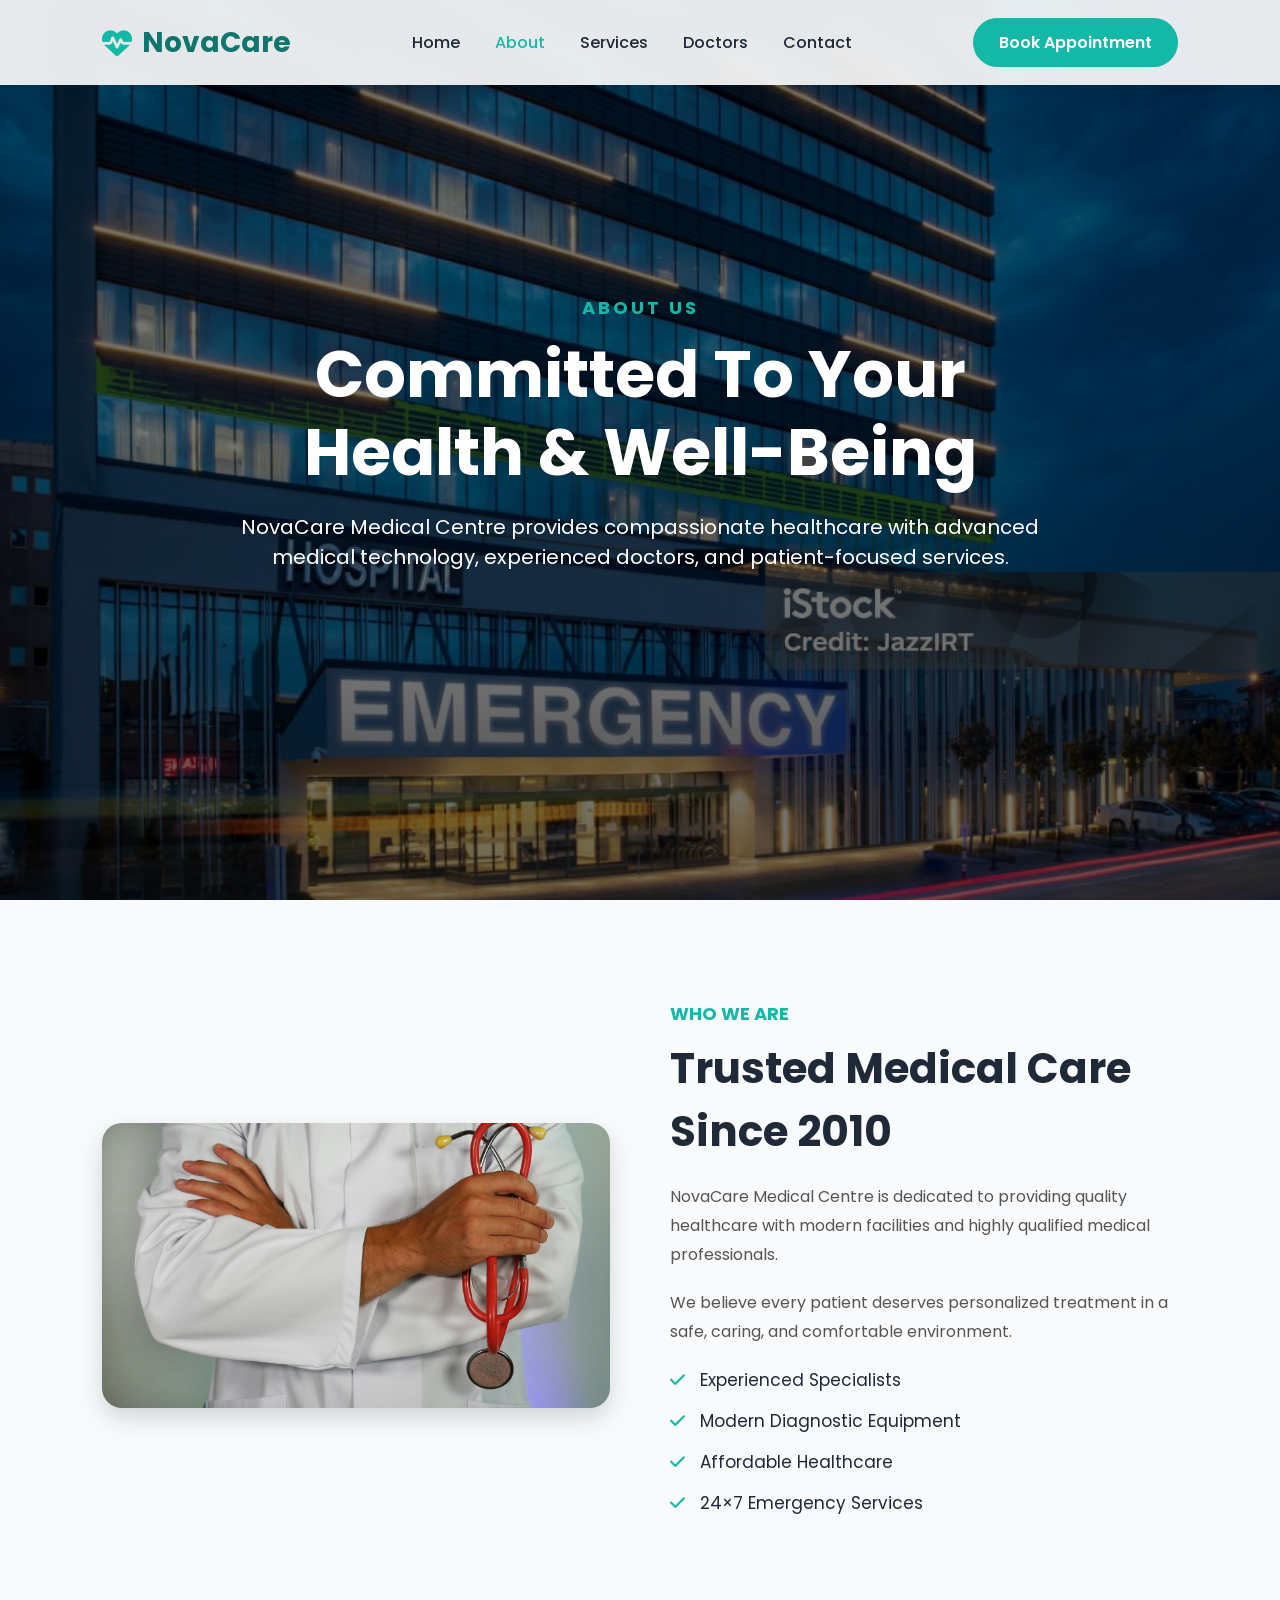
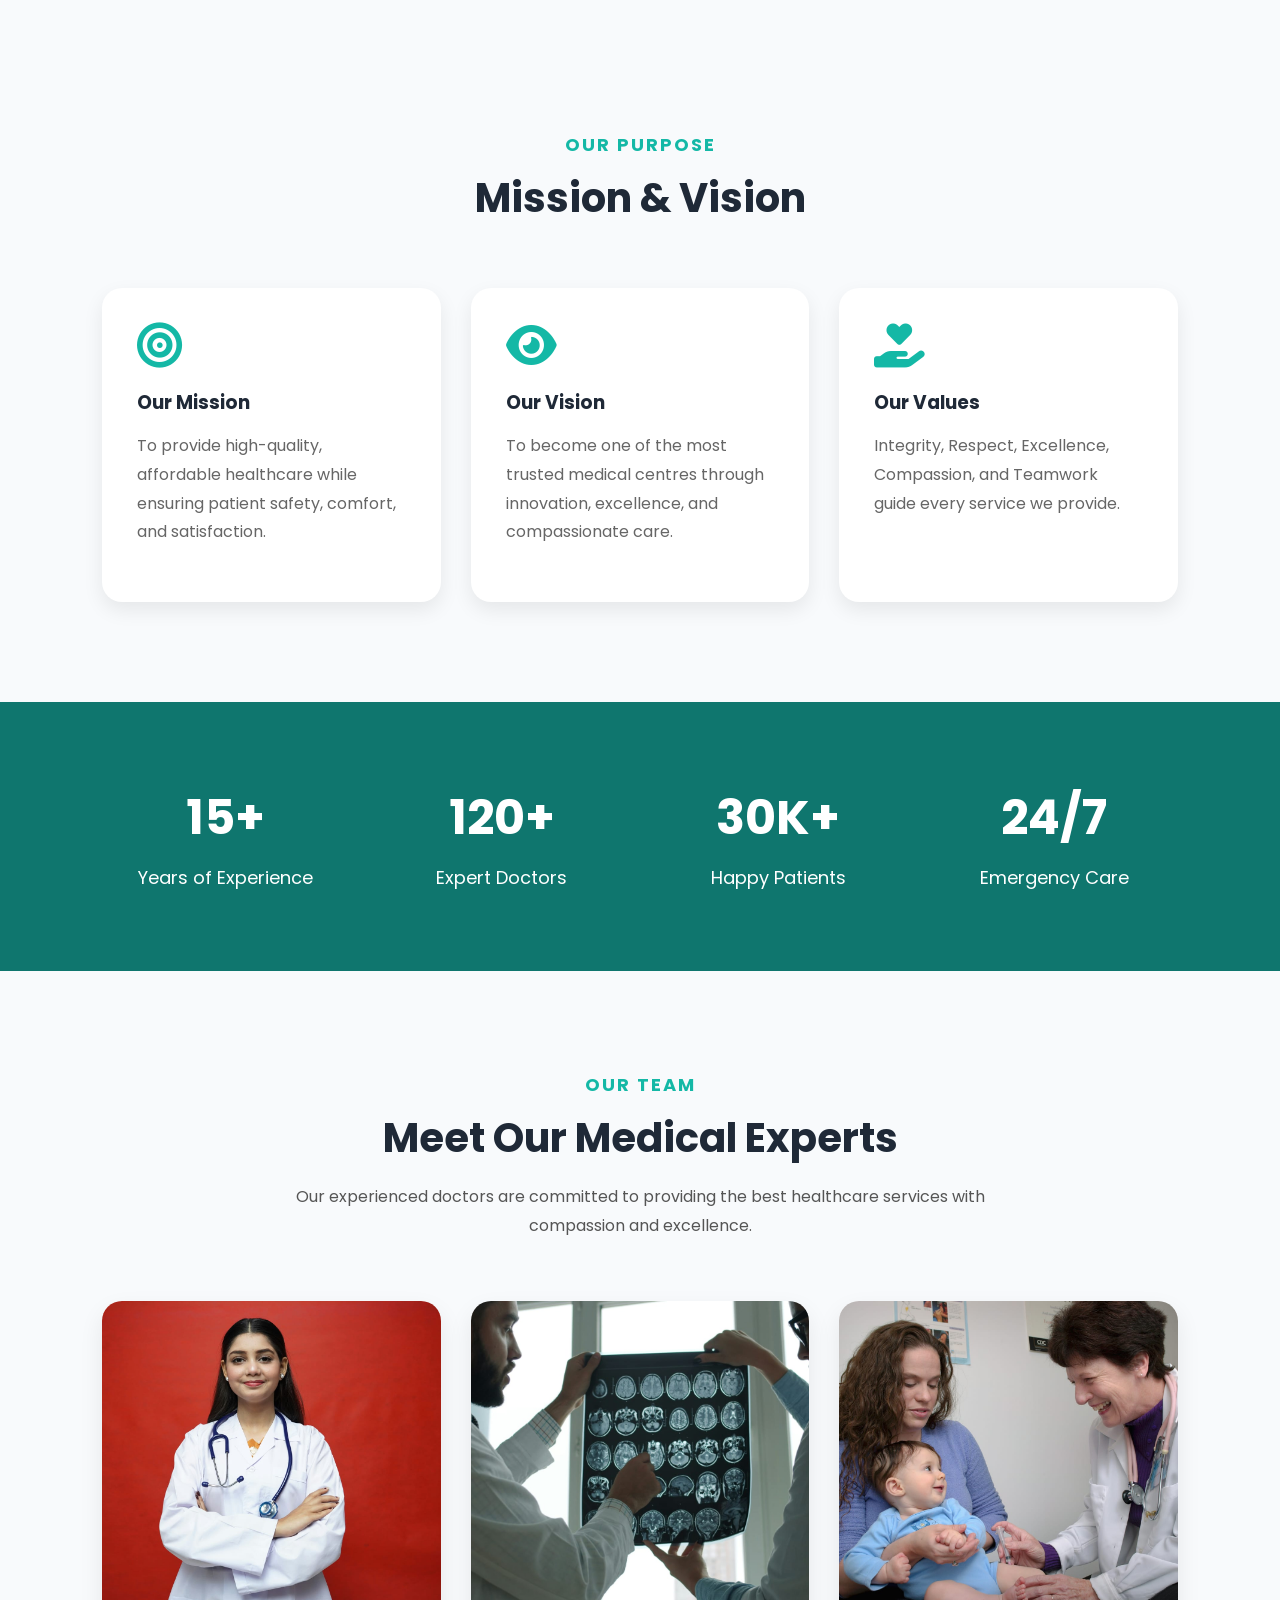
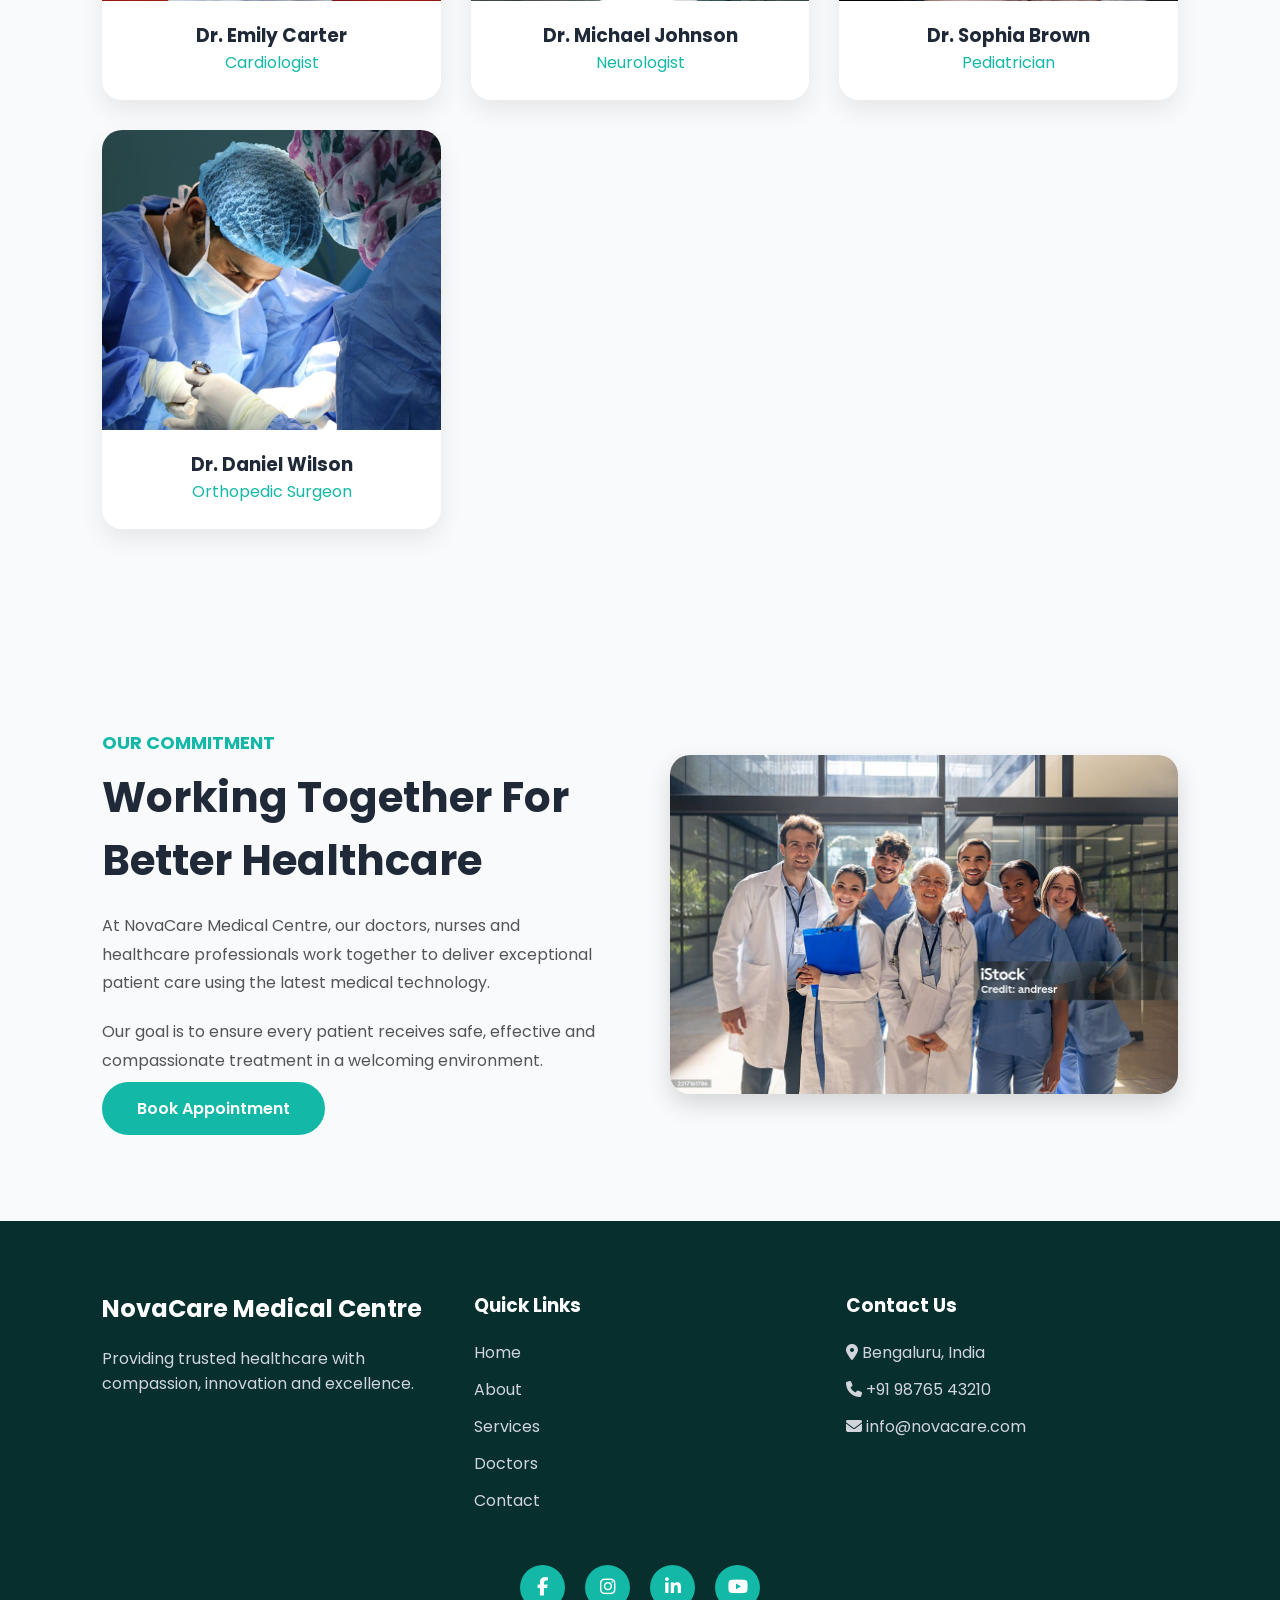
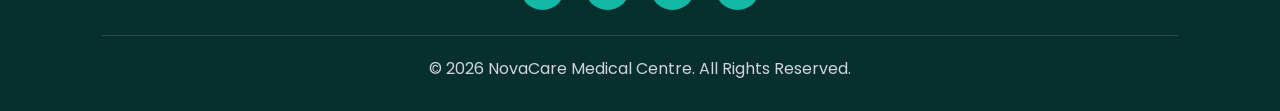
<file: about.html>
<!DOCTYPE html>
<html lang="en">

<head>

<meta charset="UTF-8">

<meta name="viewport" content="width=device-width, initial-scale=1.0">

<title>About | NovaCare Medical Centre</title>

<meta name="description" content="Learn more about NovaCare Medical Centre, our mission, vision, and experienced medical professionals.">

<link rel="stylesheet" href="style.css">

<link href="https://fonts.googleapis.com/css2?family=Poppins:wght@300;400;500;600;700;800&display=swap" rel="stylesheet">

<link rel="stylesheet"
href="https://cdnjs.cloudflare.com/ajax/libs/font-awesome/6.6.0/css/all.min.css">

</head>

<body>

<!-- ===== Navigation ===== -->

<header>

<nav class="navbar">

<a href="index.html" class="logo">

<i class="fa-solid fa-heart-pulse"></i>

<span>NovaCare</span>

</a>

<input type="checkbox" id="menu-toggle">

<label for="menu-toggle" class="menu-btn">

<span></span>

<span></span>

<span></span>

</label>

<ul class="nav-links">

<li><a href="index.html">Home</a></li>

<li><a class="active" href="about.html">About</a></li>

<li><a href="services.html">Services</a></li>

<li><a href="doctors.html">Doctors</a></li>

<li><a href="contact.html">Contact</a></li>

</ul>

<a href="contact.html" class="appointment-btn">

Book Appointment

</a>

</nav>

</header>

<!-- ===== Hero Section ===== -->

<section class="hero">

<div class="overlay"></div>

<div class="hero-content">

<h4>ABOUT US</h4>

<h1>Committed To Your Health & Well-Being</h1>

<p>

NovaCare Medical Centre provides compassionate healthcare with advanced medical technology, experienced doctors, and patient-focused services.

</p>

</div>

</section>

<!-- ===== About Section ===== -->

<section class="about-home">

<div class="about-image">

<img src="hospital.jpg" alt="NovaCare Medical Centre">

</div>

<div class="about-content">

<h5>WHO WE ARE</h5>

<h2>Trusted Medical Care Since 2010</h2>

<p>

NovaCare Medical Centre is dedicated to providing quality healthcare with modern facilities and highly qualified medical professionals.

</p>

<p>

We believe every patient deserves personalized treatment in a safe, caring, and comfortable environment.

</p>

<ul>

<li><i class="fa-solid fa-check"></i> Experienced Specialists</li>

<li><i class="fa-solid fa-check"></i> Modern Diagnostic Equipment</li>

<li><i class="fa-solid fa-check"></i> Affordable Healthcare</li>

<li><i class="fa-solid fa-check"></i> 24×7 Emergency Services</li>

</ul>

</div>

</section>

<!-- ===== Mission & Vision ===== -->

<section class="services">

<div class="section-title">

<h5>OUR PURPOSE</h5>

<h2>Mission & Vision</h2>

</div>

<div class="service-container">

<div class="service-card">

<i class="fa-solid fa-bullseye"></i>

<h3>Our Mission</h3>

<p>

To provide high-quality, affordable healthcare while ensuring patient safety, comfort, and satisfaction.

</p>

</div>

<div class="service-card">

<i class="fa-solid fa-eye"></i>

<h3>Our Vision</h3>

<p>

To become one of the most trusted medical centres through innovation, excellence, and compassionate care.

</p>

</div>

<div class="service-card">

<i class="fa-solid fa-hand-holding-heart"></i>

<h3>Our Values</h3>

<p>

Integrity, Respect, Excellence, Compassion, and Teamwork guide every service we provide.

</p>

</div>

</div>

</section>

<!-- NEXT PART CONTINUES HERE -->
 <!-- ================= WHY CHOOSE US ================= -->

<section class="counter">

<div class="counter-box">

<h2>15+</h2>

<p>Years of Experience</p>

</div>

<div class="counter-box">

<h2>120+</h2>

<p>Expert Doctors</p>

</div>

<div class="counter-box">

<h2>30K+</h2>

<p>Happy Patients</p>

</div>

<div class="counter-box">

<h2>24/7</h2>

<p>Emergency Care</p>

</div>

</section>

<!-- ================= MEDICAL TEAM ================= -->

<section class="doctors-home">

<div class="section-title">

<h5>OUR TEAM</h5>

<h2>Meet Our Medical Experts</h2>

<p>

Our experienced doctors are committed to providing the best healthcare services with compassion and excellence.

</p>

</div>

<div class="doctor-container">

<div class="doctor-card">

<img src="doctor1.jpg" alt="Dr. Emily Carter">

<h3>Dr. Emily Carter</h3>

<p>Cardiologist</p>

</div>

<div class="doctor-card">

<img src="doctor2.jpg" alt="Dr. Michael Johnson">

<h3>Dr. Michael Johnson</h3>

<p>Neurologist</p>

</div>

<div class="doctor-card">

<img src="doctor3.jpg" alt="Dr. Sophia Brown">

<h3>Dr. Sophia Brown</h3>

<p>Pediatrician</p>

</div>

<div class="doctor-card">

<img src="doctor4.jpg" alt="Dr. Daniel Wilson">

<h3>Dr. Daniel Wilson</h3>

<p>Orthopedic Surgeon</p>

</div>

</div>

</section>

<!-- ================= MEDICAL TEAM IMAGE ================= -->

<section class="about-home">

<div class="about-content">

<h5>OUR COMMITMENT</h5>

<h2>Working Together For Better Healthcare</h2>

<p>

At NovaCare Medical Centre, our doctors, nurses and healthcare professionals work together to deliver exceptional patient care using the latest medical technology.

</p>

<p>

Our goal is to ensure every patient receives safe, effective and compassionate treatment in a welcoming environment.

</p>

<a href="contact.html" class="btn">

Book Appointment

</a>

</div>

<div class="about-image">

<img src="medical-team.jpg" alt="Medical Team">

</div>

</section>

<!-- ================= FOOTER ================= -->

<footer>

<div class="footer-container">

<div class="footer-box">

<h2>NovaCare Medical Centre</h2>

<p>

Providing trusted healthcare with compassion, innovation and excellence.

</p>

</div>

<div class="footer-box">

<h3>Quick Links</h3>

<ul>

<li><a href="index.html">Home</a></li>

<li><a href="about.html">About</a></li>

<li><a href="services.html">Services</a></li>

<li><a href="doctors.html">Doctors</a></li>

<li><a href="contact.html">Contact</a></li>

</ul>

</div>

<div class="footer-box">

<h3>Contact Us</h3>

<p><i class="fa-solid fa-location-dot"></i> Bengaluru, India</p>

<p><i class="fa-solid fa-phone"></i> +91 98765 43210</p>

<p><i class="fa-solid fa-envelope"></i> info@novacare.com</p>

</div>

</div>

<div class="social-icons">

<a href="#"><i class="fab fa-facebook-f"></i></a>

<a href="#"><i class="fab fa-instagram"></i></a>

<a href="#"><i class="fab fa-linkedin-in"></i></a>

<a href="#"><i class="fab fa-youtube"></i></a>

</div>

<p class="copyright">

© 2026 NovaCare Medical Centre. All Rights Reserved.

</p>

</footer>

<script src="script.js"></script>

</body>

</html>
</file>
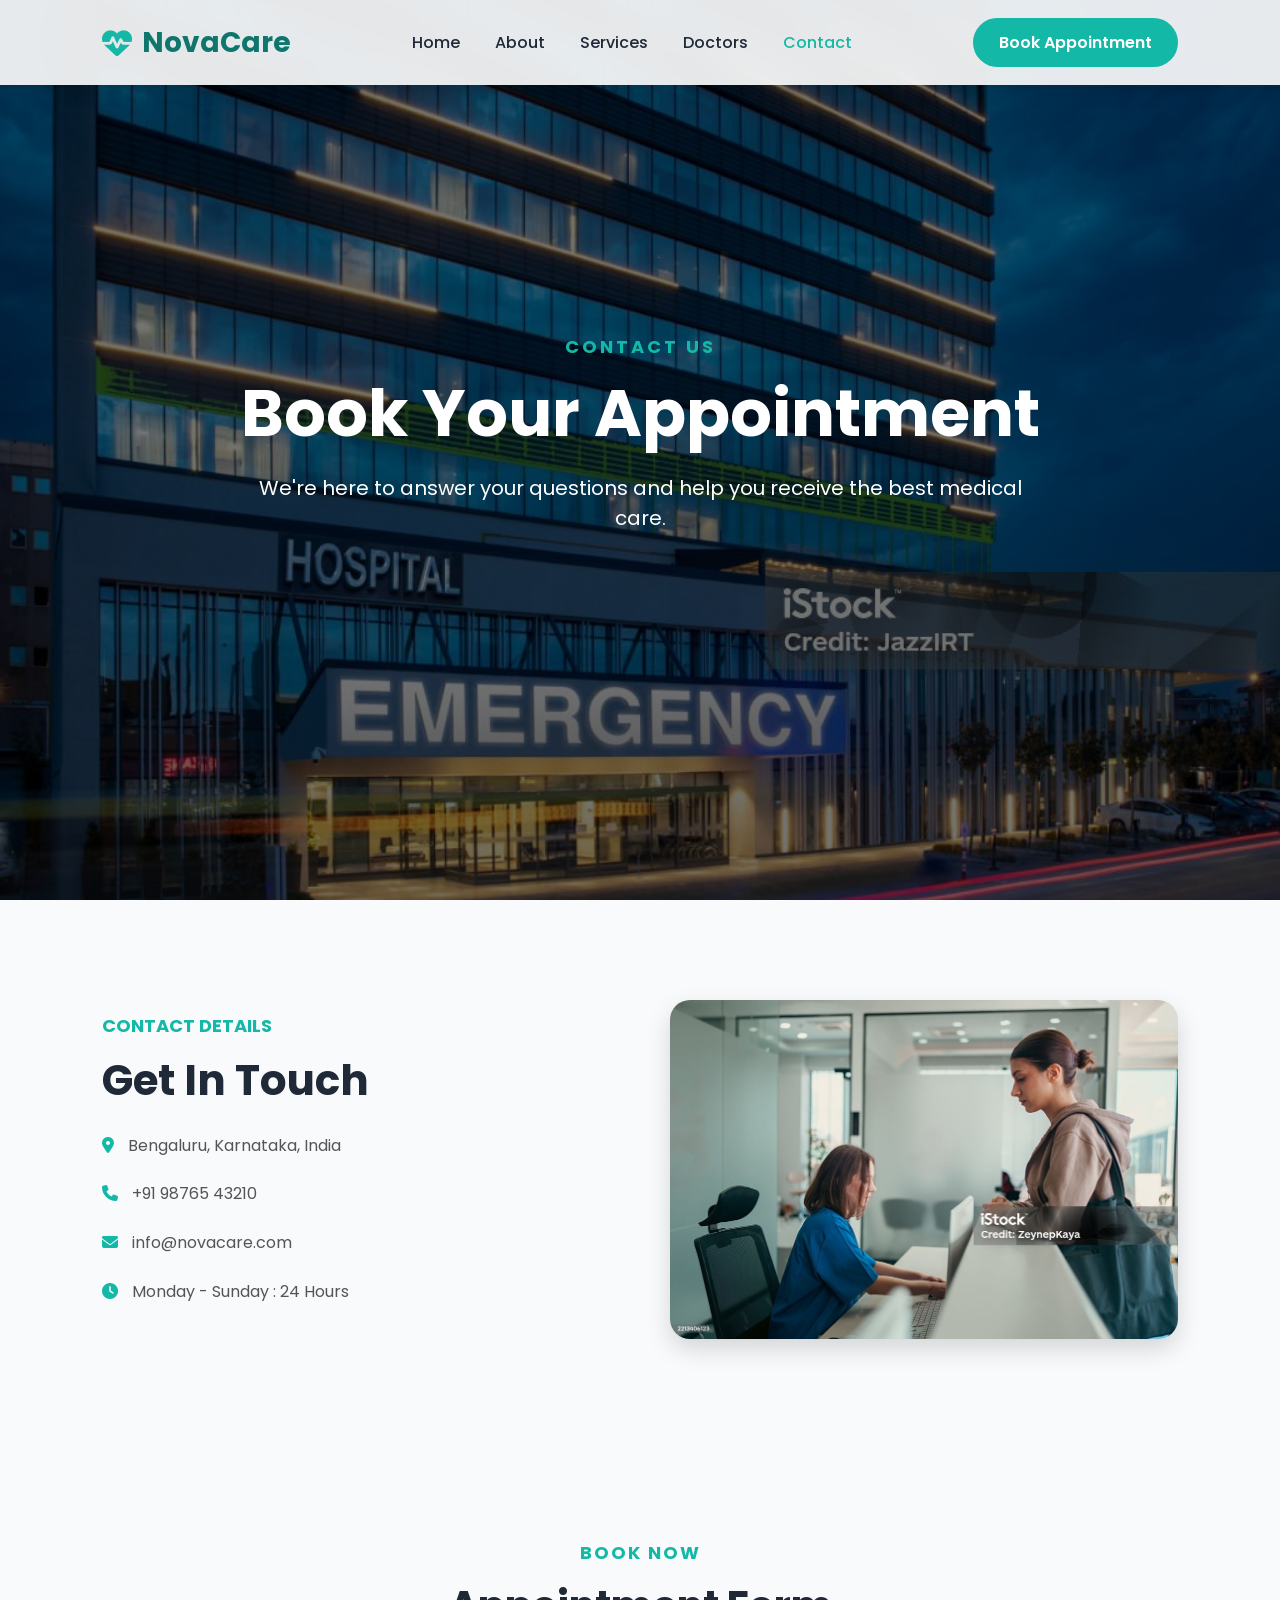
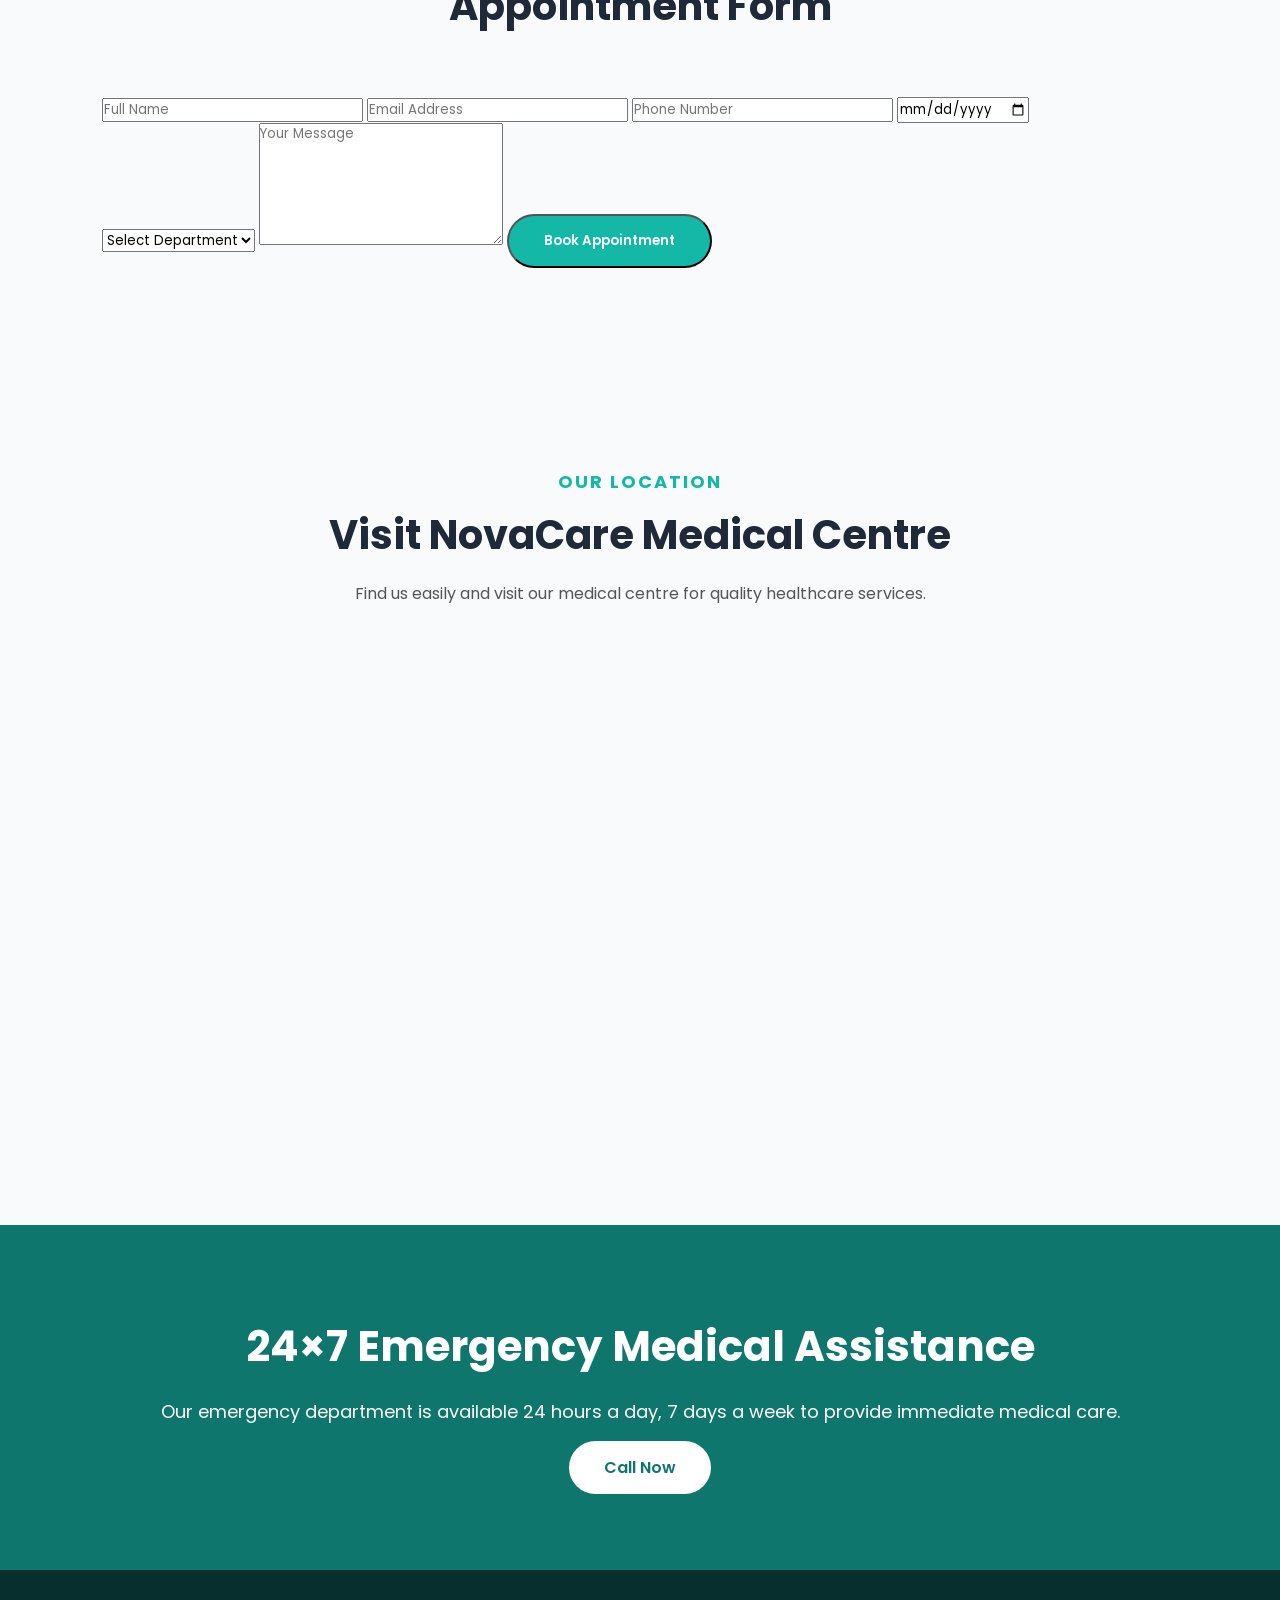
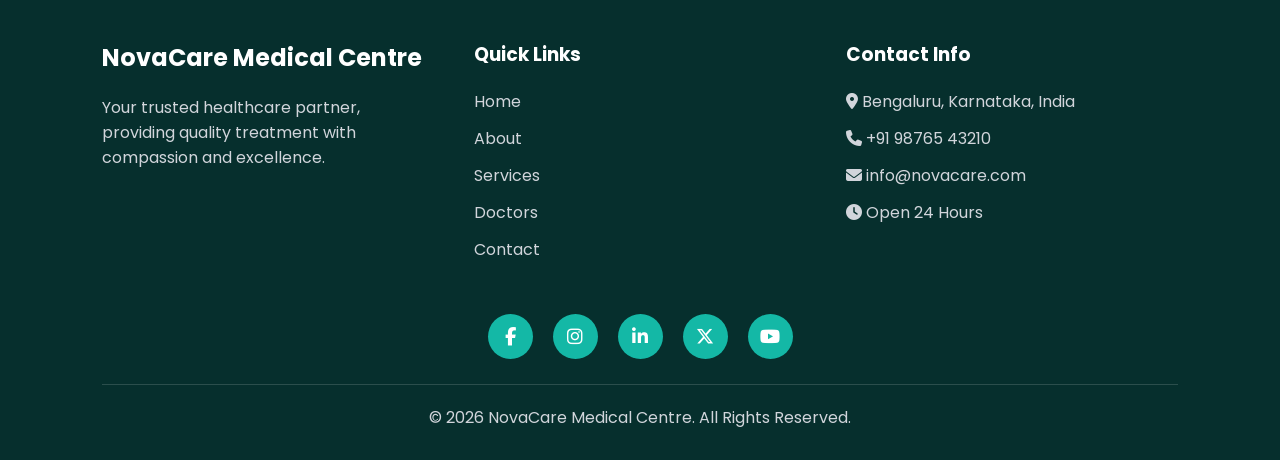
<file: contact.html>
<!DOCTYPE html>
<html lang="en">

<head>

<meta charset="UTF-8">

<meta name="viewport" content="width=device-width, initial-scale=1.0">

<title>Contact | NovaCare Medical Centre</title>

<link rel="stylesheet" href="style.css">

<link href="https://fonts.googleapis.com/css2?family=Poppins:wght@300;400;500;600;700;800&display=swap" rel="stylesheet">

<link rel="stylesheet"
href="https://cdnjs.cloudflare.com/ajax/libs/font-awesome/6.6.0/css/all.min.css">

</head>

<body>

<header>

<nav class="navbar">

<a href="index.html" class="logo">

<i class="fa-solid fa-heart-pulse"></i>

<span>NovaCare</span>

</a>

<input type="checkbox" id="menu-toggle">

<label for="menu-toggle" class="menu-btn">

<span></span>

<span></span>

<span></span>

</label>

<ul class="nav-links">

<li><a href="index.html">Home</a></li>

<li><a href="about.html">About</a></li>

<li><a href="services.html">Services</a></li>

<li><a href="doctors.html">Doctors</a></li>

<li><a class="active" href="contact.html">Contact</a></li>

</ul>

<a href="contact.html" class="appointment-btn">

Book Appointment

</a>

</nav>

</header>

<!-- Hero -->

<section class="hero">

<div class="overlay"></div>

<div class="hero-content">

<h4>CONTACT US</h4>

<h1>Book Your Appointment</h1>

<p>

We're here to answer your questions and help you receive the best medical care.

</p>

</div>

</section>

<!-- Contact -->

<section class="about-home">

<div class="about-content">

<h5>CONTACT DETAILS</h5>

<h2>Get In Touch</h2>

<p>

<i class="fa-solid fa-location-dot"></i>

Bengaluru, Karnataka, India

</p>

<p>

<i class="fa-solid fa-phone"></i>

+91 98765 43210

</p>

<p>

<i class="fa-solid fa-envelope"></i>

info@novacare.com

</p>

<p>

<i class="fa-solid fa-clock"></i>

Monday - Sunday : 24 Hours

</p>

</div>

<div class="about-image">

<img src="contact.jpg" alt="Contact">

</div>

</section>

<!-- Appointment Form -->

<section class="services">

<div class="section-title">

<h5>BOOK NOW</h5>

<h2>Appointment Form</h2>

</div>

<form class="contact-form">

<input type="text" placeholder="Full Name" required>

<input type="email" placeholder="Email Address" required>

<input type="tel" placeholder="Phone Number" required>

<input type="date" required>

<select required>

<option>Select Department</option>

<option>Cardiology</option>

<option>Neurology</option>

<option>Pediatrics</option>

<option>Orthopedics</option>

<option>General Medicine</option>

</select>

<textarea rows="6" placeholder="Your Message"></textarea>

<button class="btn">

Book Appointment

</button>

</form>

</section>

<!-- NEXT PART CONTINUES HERE -->
 <!-- ================= GOOGLE MAP ================= -->

<section class="services">

<div class="section-title">

<h5>OUR LOCATION</h5>

<h2>Visit NovaCare Medical Centre</h2>

<p>

Find us easily and visit our medical centre for quality healthcare services.

</p>

</div>

<div class="map-container">

<iframe
src="https://www.google.com/maps?q=Bengaluru,Karnataka&output=embed"
width="100%"
height="450"
style="border:0;"
allowfullscreen=""
loading="lazy">
</iframe>

</div>

</section>

<!-- ================= EMERGENCY CONTACT ================= -->

<section class="cta">

<h2>24×7 Emergency Medical Assistance</h2>

<p>

Our emergency department is available 24 hours a day, 7 days a week to provide immediate medical care.

</p>

<a href="tel:+919876543210" class="btn">

Call Now

</a>

</section>

<!-- ================= FOOTER ================= -->

<footer>

<div class="footer-container">

<div class="footer-box">

<h2>NovaCare Medical Centre</h2>

<p>

Your trusted healthcare partner, providing quality treatment with compassion and excellence.

</p>

</div>

<div class="footer-box">

<h3>Quick Links</h3>

<ul>

<li><a href="index.html">Home</a></li>

<li><a href="about.html">About</a></li>

<li><a href="services.html">Services</a></li>

<li><a href="doctors.html">Doctors</a></li>

<li><a href="contact.html">Contact</a></li>

</ul>

</div>

<div class="footer-box">

<h3>Contact Info</h3>

<p><i class="fa-solid fa-location-dot"></i> Bengaluru, Karnataka, India</p>

<p><i class="fa-solid fa-phone"></i> +91 98765 43210</p>

<p><i class="fa-solid fa-envelope"></i> info@novacare.com</p>

<p><i class="fa-solid fa-clock"></i> Open 24 Hours</p>

</div>

</div>

<div class="social-icons">

<a href="#"><i class="fab fa-facebook-f"></i></a>

<a href="#"><i class="fab fa-instagram"></i></a>

<a href="#"><i class="fab fa-linkedin-in"></i></a>

<a href="#"><i class="fab fa-x-twitter"></i></a>

<a href="#"><i class="fab fa-youtube"></i></a>

</div>

<p class="copyright">

© 2026 NovaCare Medical Centre. All Rights Reserved.

</p>

</footer>

<script src="script.js"></script>

</body>

</html>
</file>
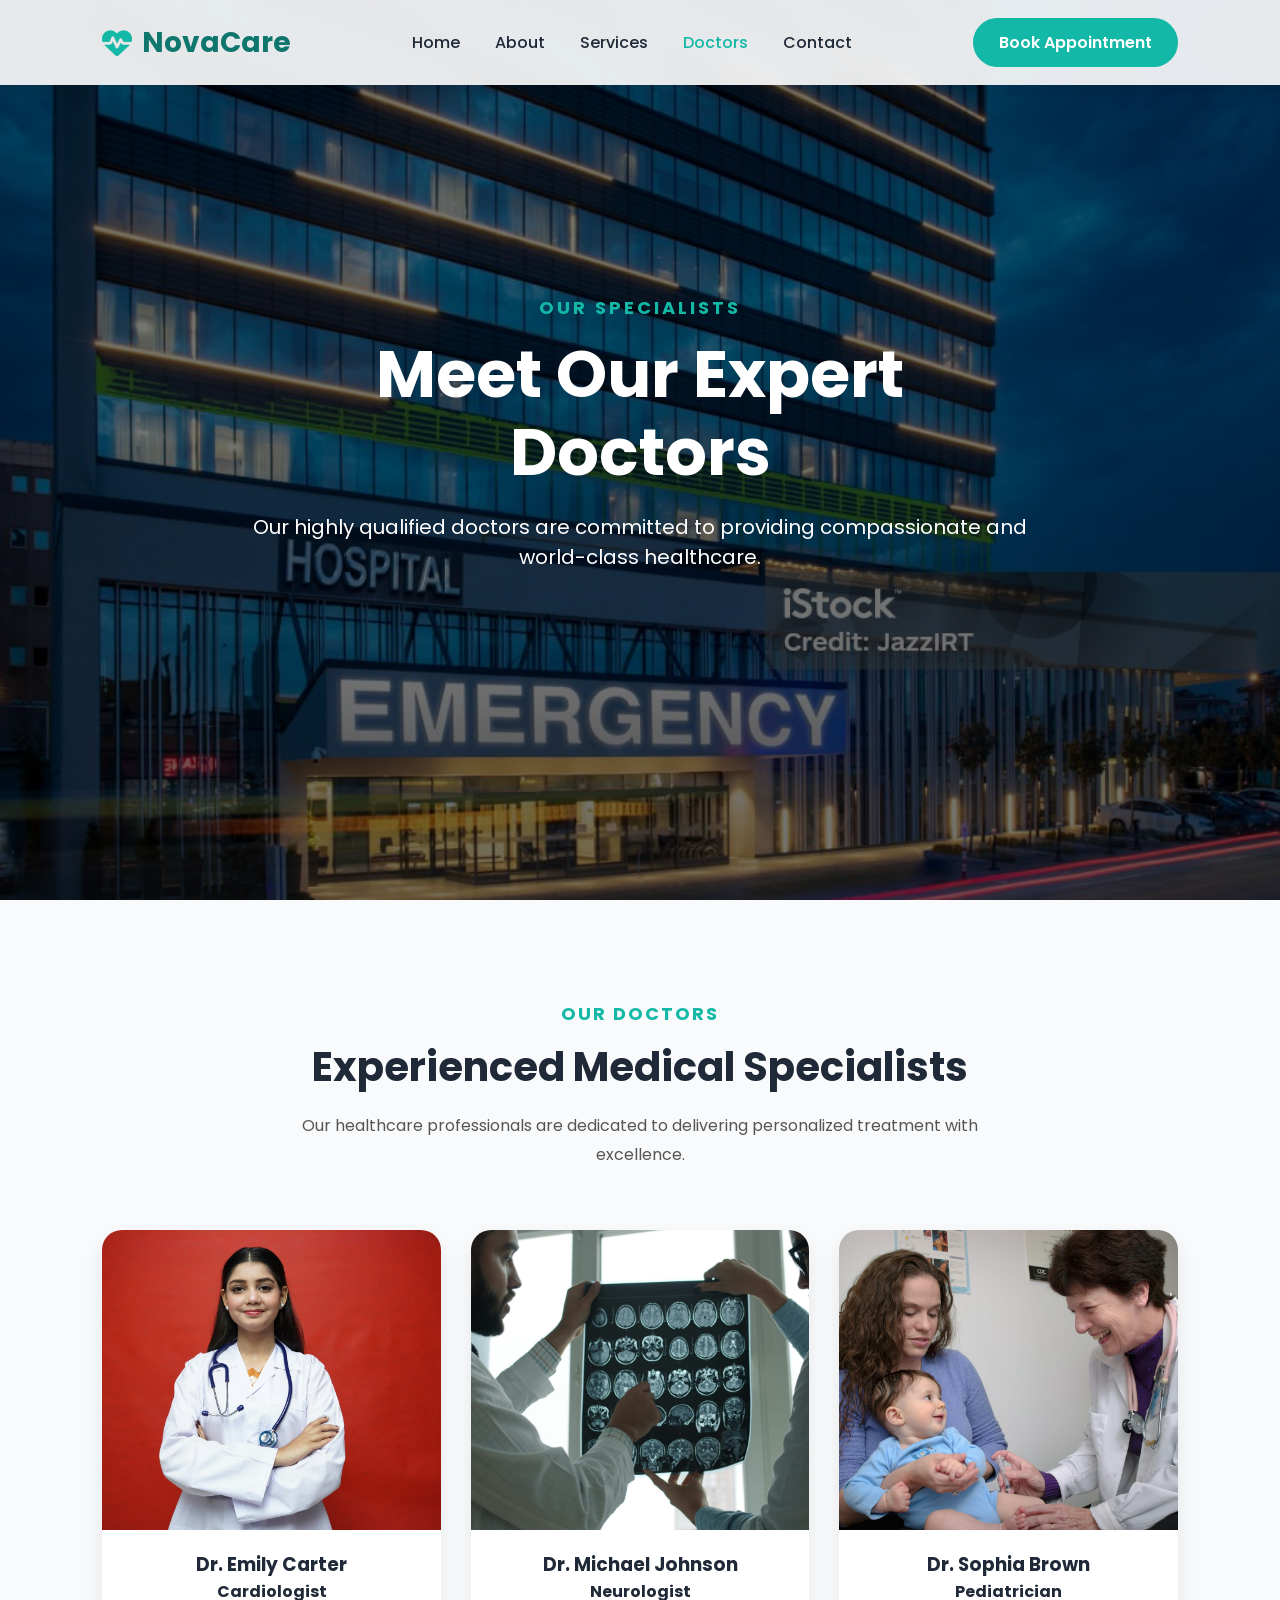
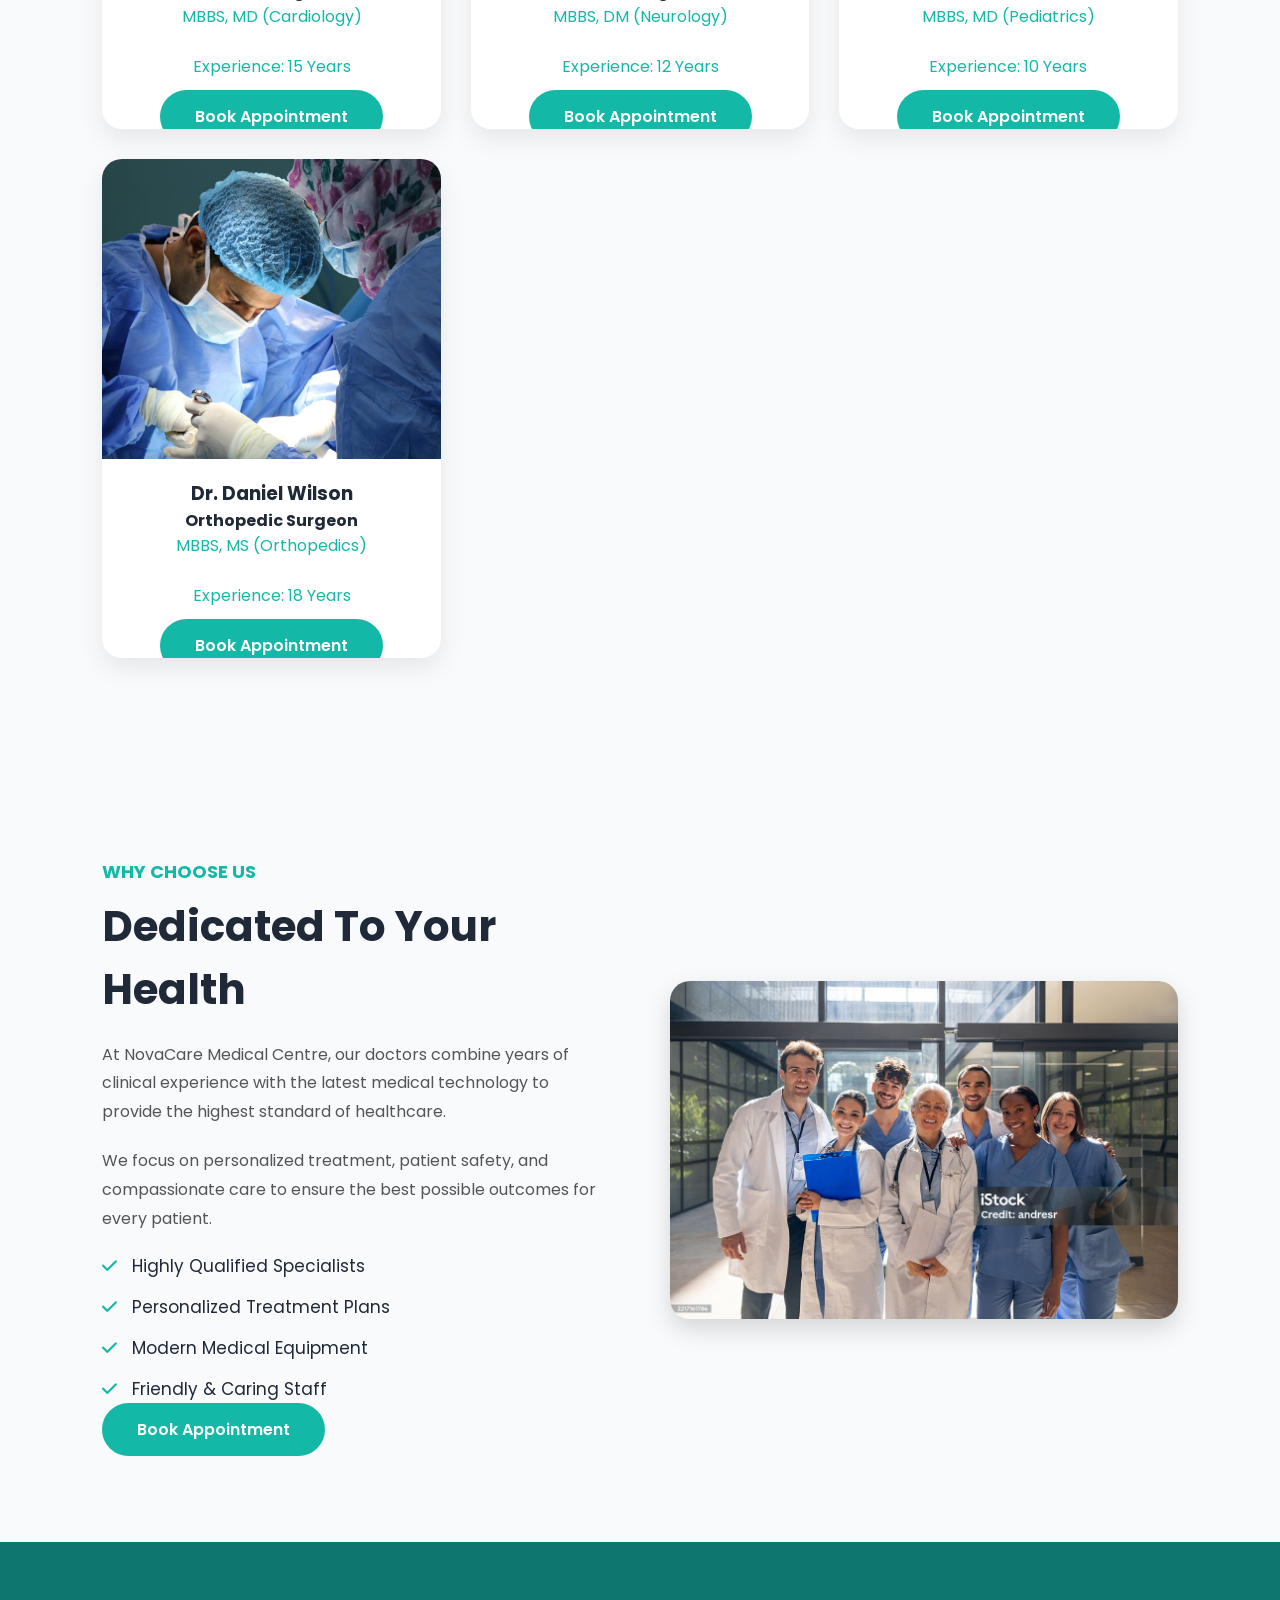
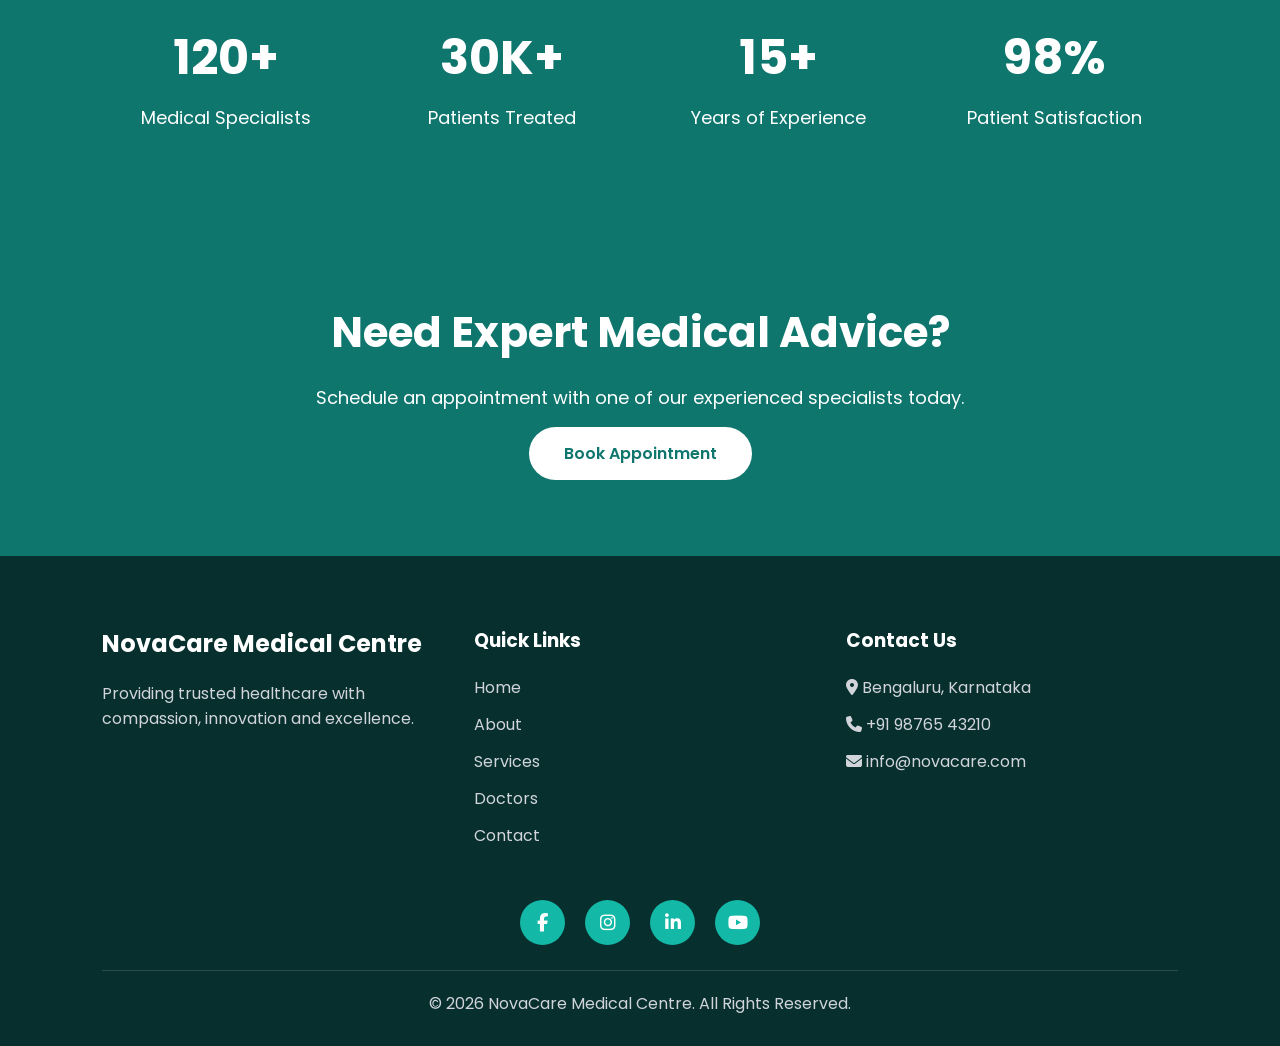
<file: doctors.html>
<!DOCTYPE html>
<html lang="en">

<head>

<meta charset="UTF-8">
<meta name="viewport" content="width=device-width, initial-scale=1.0">

<title>Doctors | NovaCare Medical Centre</title>

<meta name="description" content="Meet our experienced medical specialists at NovaCare Medical Centre.">

<link rel="stylesheet" href="style.css">

<link href="https://fonts.googleapis.com/css2?family=Poppins:wght@300;400;500;600;700;800&display=swap" rel="stylesheet">

<link rel="stylesheet"
href="https://cdnjs.cloudflare.com/ajax/libs/font-awesome/6.6.0/css/all.min.css">

</head>

<body>

<header>

<nav class="navbar">

<a href="index.html" class="logo">

<i class="fa-solid fa-heart-pulse"></i>

<span>NovaCare</span>

</a>

<input type="checkbox" id="menu-toggle">

<label for="menu-toggle" class="menu-btn">

<span></span>
<span></span>
<span></span>

</label>

<ul class="nav-links">

<li><a href="index.html">Home</a></li>

<li><a href="about.html">About</a></li>

<li><a href="services.html">Services</a></li>

<li><a class="active" href="doctors.html">Doctors</a></li>

<li><a href="contact.html">Contact</a></li>

</ul>

<a href="contact.html" class="appointment-btn">

Book Appointment

</a>

</nav>

</header>

<!-- Hero -->

<section class="hero">

<div class="overlay"></div>

<div class="hero-content">

<h4>OUR SPECIALISTS</h4>

<h1>Meet Our Expert Doctors</h1>

<p>

Our highly qualified doctors are committed to providing compassionate and world-class healthcare.

</p>

</div>

</section>

<!-- Doctors -->

<section class="doctors-home">

<div class="section-title">

<h5>OUR DOCTORS</h5>

<h2>Experienced Medical Specialists</h2>

<p>

Our healthcare professionals are dedicated to delivering personalized treatment with excellence.

</p>

</div>

<div class="doctor-container">

<div class="doctor-card">

<img src="doctor1.jpg" alt="Cardiologist">

<h3>Dr. Emily Carter</h3>

<h4>Cardiologist</h4>

<p>MBBS, MD (Cardiology)</p>

<p>Experience: 15 Years</p>

<a href="contact.html" class="btn">

Book Appointment

</a>

</div>

<div class="doctor-card">

<img src="doctor2.jpg" alt="Neurologist">

<h3>Dr. Michael Johnson</h3>

<h4>Neurologist</h4>

<p>MBBS, DM (Neurology)</p>

<p>Experience: 12 Years</p>

<a href="contact.html" class="btn">

Book Appointment

</a>

</div>

<div class="doctor-card">

<img src="doctor3.jpg" alt="Pediatrician">

<h3>Dr. Sophia Brown</h3>

<h4>Pediatrician</h4>

<p>MBBS, MD (Pediatrics)</p>

<p>Experience: 10 Years</p>

<a href="contact.html" class="btn">

Book Appointment

</a>

</div>

<div class="doctor-card">

<img src="doctor4.jpg" alt="Orthopedic Surgeon">

<h3>Dr. Daniel Wilson</h3>

<h4>Orthopedic Surgeon</h4>

<p>MBBS, MS (Orthopedics)</p>

<p>Experience: 18 Years</p>

<a href="contact.html" class="btn">

Book Appointment

</a>

</div>

</div>

</section>

<!-- NEXT PART CONTINUES HERE -->
 <!-- ================= WHY CHOOSE OUR DOCTORS ================= -->

<section class="about-home">

<div class="about-content">

<h5>WHY CHOOSE US</h5>

<h2>Dedicated To Your Health</h2>

<p>

At NovaCare Medical Centre, our doctors combine years of clinical
experience with the latest medical technology to provide the highest
standard of healthcare.

</p>

<p>

We focus on personalized treatment, patient safety, and compassionate
care to ensure the best possible outcomes for every patient.

</p>

<ul>

<li><i class="fa-solid fa-check"></i> Highly Qualified Specialists</li>

<li><i class="fa-solid fa-check"></i> Personalized Treatment Plans</li>

<li><i class="fa-solid fa-check"></i> Modern Medical Equipment</li>

<li><i class="fa-solid fa-check"></i> Friendly & Caring Staff</li>

</ul>

<a href="contact.html" class="btn">

Book Appointment

</a>

</div>

<div class="about-image">

<img src="medical-team.jpg" alt="Medical Team">

</div>

</section>

<!-- ================= ACHIEVEMENTS ================= -->

<section class="counter">

<div class="counter-box">

<h2>120+</h2>

<p>Medical Specialists</p>

</div>

<div class="counter-box">

<h2>30K+</h2>

<p>Patients Treated</p>

</div>

<div class="counter-box">

<h2>15+</h2>

<p>Years of Experience</p>

</div>

<div class="counter-box">

<h2>98%</h2>

<p>Patient Satisfaction</p>

</div>

</section>

<!-- ================= CALL TO ACTION ================= -->

<section class="cta">

<h2>Need Expert Medical Advice?</h2>

<p>

Schedule an appointment with one of our experienced specialists today.

</p>

<a href="contact.html" class="btn">

Book Appointment

</a>

</section>

<!-- ================= FOOTER ================= -->

<footer>

<div class="footer-container">

<div class="footer-box">

<h2>NovaCare Medical Centre</h2>

<p>

Providing trusted healthcare with compassion, innovation and excellence.

</p>

</div>

<div class="footer-box">

<h3>Quick Links</h3>

<ul>

<li><a href="index.html">Home</a></li>

<li><a href="about.html">About</a></li>

<li><a href="services.html">Services</a></li>

<li><a href="doctors.html">Doctors</a></li>

<li><a href="contact.html">Contact</a></li>

</ul>

</div>

<div class="footer-box">

<h3>Contact Us</h3>

<p><i class="fa-solid fa-location-dot"></i> Bengaluru, Karnataka</p>

<p><i class="fa-solid fa-phone"></i> +91 98765 43210</p>

<p><i class="fa-solid fa-envelope"></i> info@novacare.com</p>

</div>

</div>

<div class="social-icons">

<a href="#"><i class="fab fa-facebook-f"></i></a>

<a href="#"><i class="fab fa-instagram"></i></a>

<a href="#"><i class="fab fa-linkedin-in"></i></a>

<a href="#"><i class="fab fa-youtube"></i></a>

</div>

<p class="copyright">

© 2026 NovaCare Medical Centre. All Rights Reserved.

</p>

</footer>

<script src="script.js"></script>

</body>

</html>
</file>
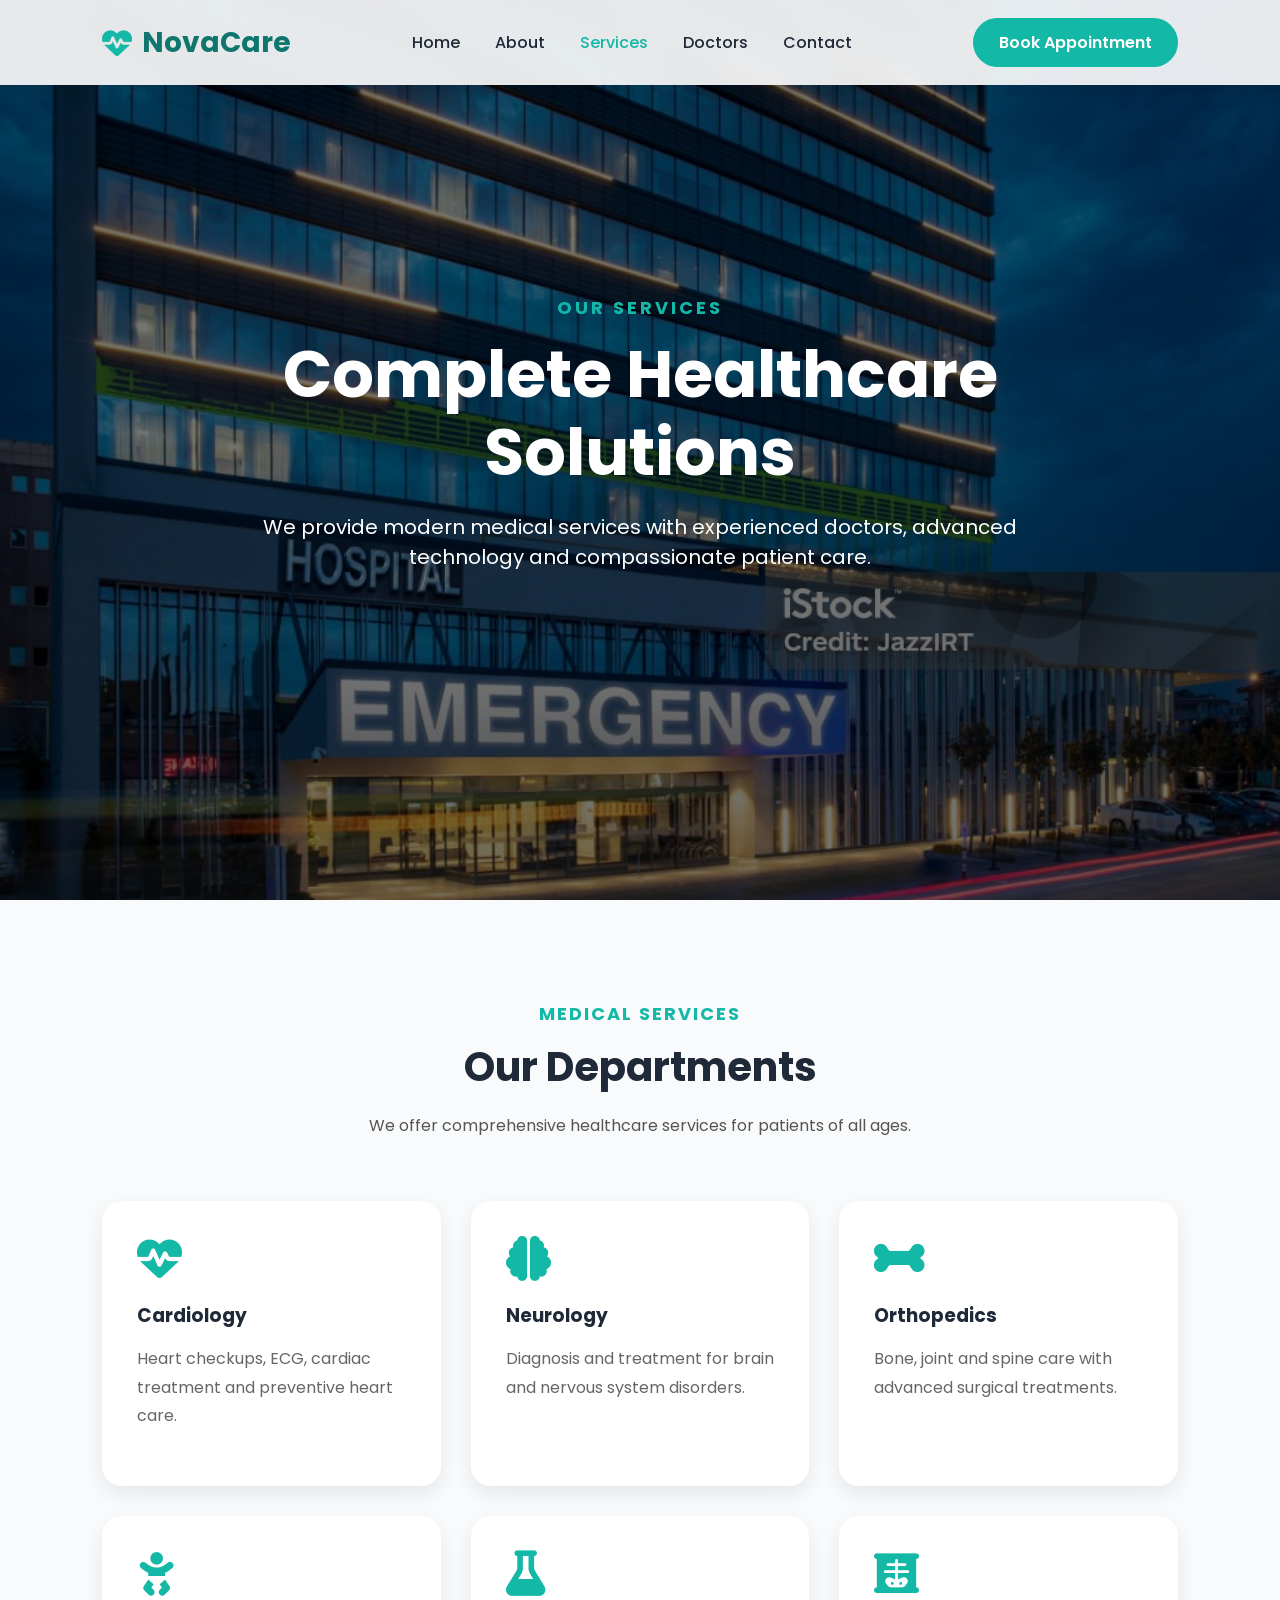
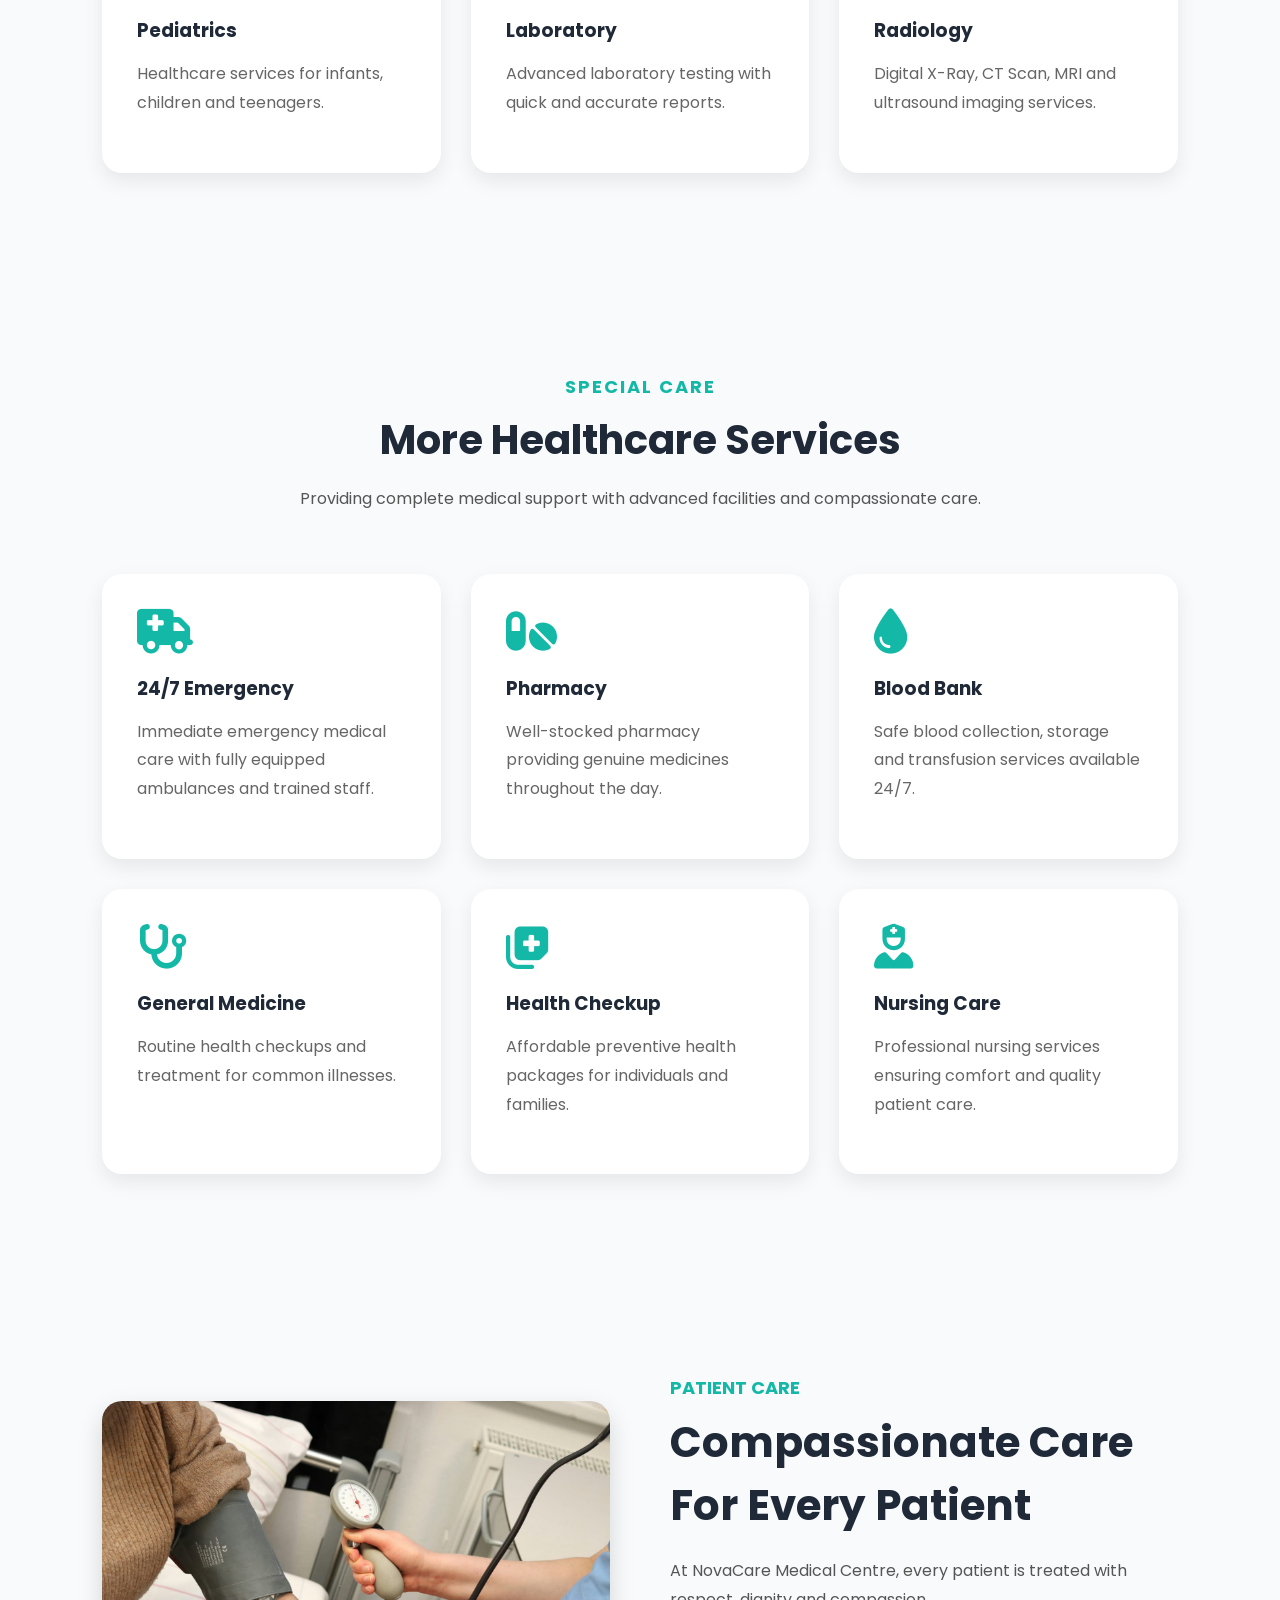
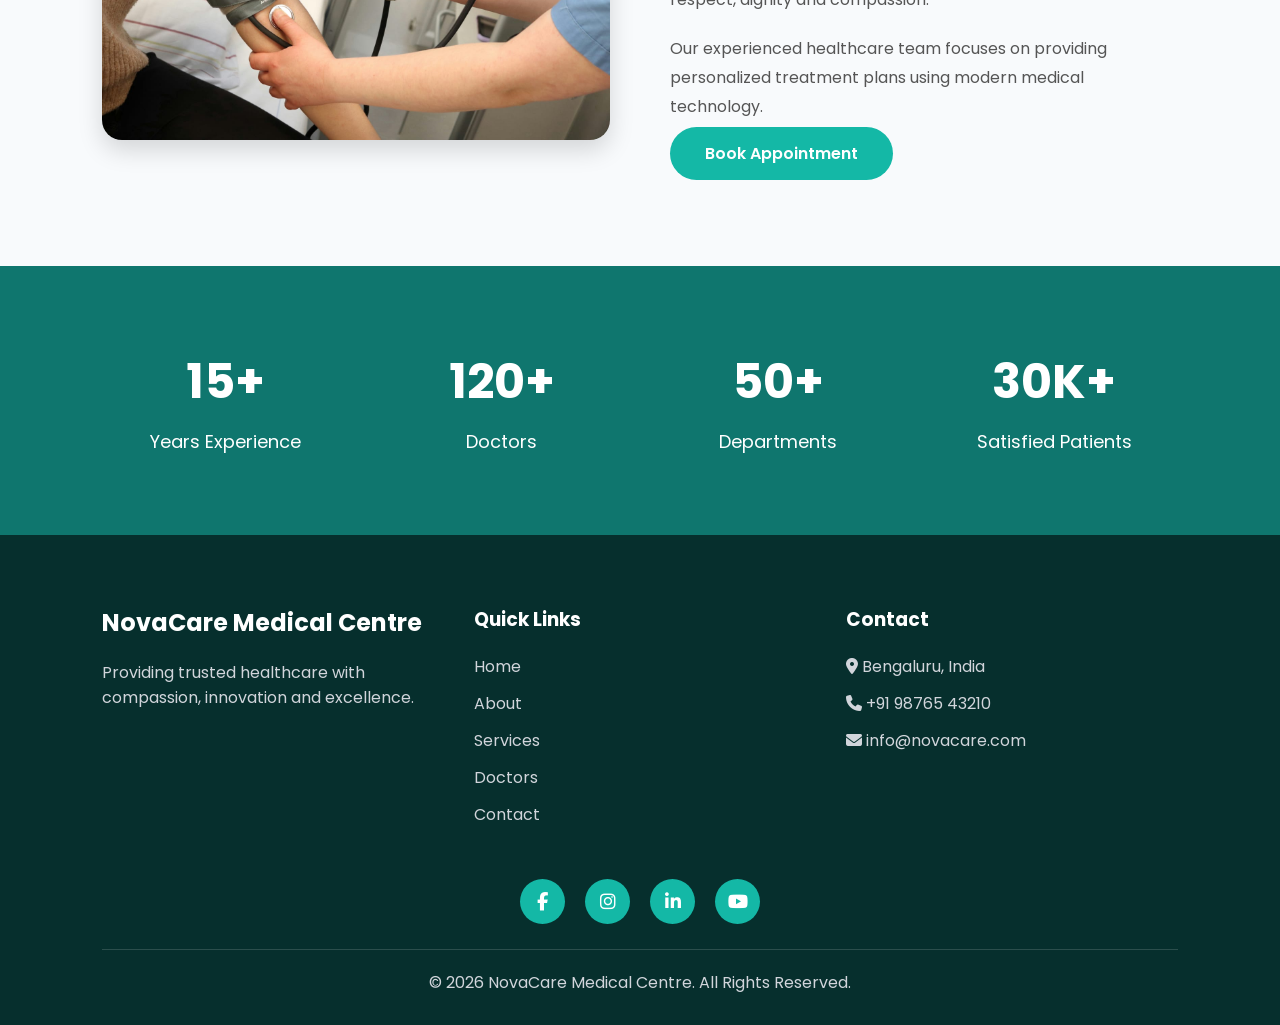
<file: services.html>
<!DOCTYPE html>
<html lang="en">

<head>

<meta charset="UTF-8">

<meta name="viewport" content="width=device-width, initial-scale=1.0">

<title>Services | NovaCare Medical Centre</title>

<meta name="description" content="Explore the healthcare services offered by NovaCare Medical Centre.">

<link rel="stylesheet" href="style.css">

<link href="https://fonts.googleapis.com/css2?family=Poppins:wght@300;400;500;600;700;800&display=swap" rel="stylesheet">

<link rel="stylesheet"
href="https://cdnjs.cloudflare.com/ajax/libs/font-awesome/6.6.0/css/all.min.css">

</head>

<body>

<!-- ================= NAVIGATION ================= -->

<header>

<nav class="navbar">

<a href="index.html" class="logo">

<i class="fa-solid fa-heart-pulse"></i>

<span>NovaCare</span>

</a>

<input type="checkbox" id="menu-toggle">

<label for="menu-toggle" class="menu-btn">

<span></span>
<span></span>
<span></span>

</label>

<ul class="nav-links">

<li><a href="index.html">Home</a></li>

<li><a href="about.html">About</a></li>

<li><a class="active" href="services.html">Services</a></li>

<li><a href="doctors.html">Doctors</a></li>

<li><a href="contact.html">Contact</a></li>

</ul>

<a href="contact.html" class="appointment-btn">

Book Appointment

</a>

</nav>

</header>

<!-- ================= HERO ================= -->

<section class="hero">

<div class="overlay"></div>

<div class="hero-content">

<h4>OUR SERVICES</h4>

<h1>Complete Healthcare Solutions</h1>

<p>

We provide modern medical services with experienced doctors,
advanced technology and compassionate patient care.

</p>

</div>

</section>

<!-- ================= SERVICES ================= -->

<section class="services">

<div class="section-title">

<h5>MEDICAL SERVICES</h5>

<h2>Our Departments</h2>

<p>

We offer comprehensive healthcare services for patients of all ages.

</p>

</div>

<div class="service-container">

<div class="service-card">

<i class="fa-solid fa-heart-pulse"></i>

<h3>Cardiology</h3>

<p>

Heart checkups, ECG, cardiac treatment and preventive heart care.

</p>

</div>

<div class="service-card">

<i class="fa-solid fa-brain"></i>

<h3>Neurology</h3>

<p>

Diagnosis and treatment for brain and nervous system disorders.

</p>

</div>

<div class="service-card">

<i class="fa-solid fa-bone"></i>

<h3>Orthopedics</h3>

<p>

Bone, joint and spine care with advanced surgical treatments.

</p>

</div>

<div class="service-card">

<i class="fa-solid fa-baby"></i>

<h3>Pediatrics</h3>

<p>

Healthcare services for infants, children and teenagers.

</p>

</div>

<div class="service-card">

<i class="fa-solid fa-flask"></i>

<h3>Laboratory</h3>

<p>

Advanced laboratory testing with quick and accurate reports.

</p>

</div>

<div class="service-card">

<i class="fa-solid fa-x-ray"></i>

<h3>Radiology</h3>

<p>

Digital X-Ray, CT Scan, MRI and ultrasound imaging services.

</p>

</div>

</div>

</section>

<!-- NEXT PART CONTINUES HERE -->
 <!-- ================= ADDITIONAL SERVICES ================= -->

<section class="services">

<div class="section-title">

<h5>SPECIAL CARE</h5>

<h2>More Healthcare Services</h2>

<p>
Providing complete medical support with advanced facilities and compassionate care.
</p>

</div>

<div class="service-container">

<div class="service-card">

<i class="fa-solid fa-truck-medical"></i>

<h3>24/7 Emergency</h3>

<p>
Immediate emergency medical care with fully equipped ambulances and trained staff.
</p>

</div>

<div class="service-card">

<i class="fa-solid fa-pills"></i>

<h3>Pharmacy</h3>

<p>
Well-stocked pharmacy providing genuine medicines throughout the day.
</p>

</div>

<div class="service-card">

<i class="fa-solid fa-droplet"></i>

<h3>Blood Bank</h3>

<p>
Safe blood collection, storage and transfusion services available 24/7.
</p>

</div>

<div class="service-card">

<i class="fa-solid fa-stethoscope"></i>

<h3>General Medicine</h3>

<p>
Routine health checkups and treatment for common illnesses.
</p>

</div>

<div class="service-card">

<i class="fa-solid fa-notes-medical"></i>

<h3>Health Checkup</h3>

<p>
Affordable preventive health packages for individuals and families.
</p>

</div>

<div class="service-card">

<i class="fa-solid fa-user-nurse"></i>

<h3>Nursing Care</h3>

<p>
Professional nursing services ensuring comfort and quality patient care.
</p>

</div>

</div>

</section>

<!-- ================= PATIENT CARE ================= -->

<section class="about-home">

<div class="about-image">

<img src="patient-care.jpg" alt="Patient Care">

</div>

<div class="about-content">

<h5>PATIENT CARE</h5>

<h2>Compassionate Care For Every Patient</h2>

<p>

At NovaCare Medical Centre, every patient is treated with respect, dignity and compassion.

</p>

<p>

Our experienced healthcare team focuses on providing personalized treatment plans using modern medical technology.

</p>

<a href="contact.html" class="btn">

Book Appointment

</a>

</div>

</section>

<!-- ================= STATISTICS ================= -->

<section class="counter">

<div class="counter-box">

<h2>15+</h2>

<p>Years Experience</p>

</div>

<div class="counter-box">

<h2>120+</h2>

<p>Doctors</p>

</div>

<div class="counter-box">

<h2>50+</h2>

<p>Departments</p>

</div>

<div class="counter-box">

<h2>30K+</h2>

<p>Satisfied Patients</p>

</div>

</section>

<!-- ================= FOOTER ================= -->

<footer>

<div class="footer-container">

<div class="footer-box">

<h2>NovaCare Medical Centre</h2>

<p>

Providing trusted healthcare with compassion, innovation and excellence.

</p>

</div>

<div class="footer-box">

<h3>Quick Links</h3>

<ul>

<li><a href="index.html">Home</a></li>

<li><a href="about.html">About</a></li>

<li><a href="services.html">Services</a></li>

<li><a href="doctors.html">Doctors</a></li>

<li><a href="contact.html">Contact</a></li>

</ul>

</div>

<div class="footer-box">

<h3>Contact</h3>

<p><i class="fa-solid fa-location-dot"></i> Bengaluru, India</p>

<p><i class="fa-solid fa-phone"></i> +91 98765 43210</p>

<p><i class="fa-solid fa-envelope"></i> info@novacare.com</p>

</div>

</div>

<div class="social-icons">

<a href="#"><i class="fab fa-facebook-f"></i></a>

<a href="#"><i class="fab fa-instagram"></i></a>

<a href="#"><i class="fab fa-linkedin-in"></i></a>

<a href="#"><i class="fab fa-youtube"></i></a>

</div>

<p class="copyright">

© 2026 NovaCare Medical Centre. All Rights Reserved.

</p>

</footer>

<script src="script.js"></script>

</body>

</html>
</file>
<file: style.css>
/* ===============================
   NOVACARE MEDICAL CENTRE
   STYLE.CSS
=================================*/

@import url('https://fonts.googleapis.com/css2?family=Poppins:wght@300;400;500;600;700;800&display=swap');

*{
margin:0;
padding:0;
box-sizing:border-box;
font-family:'Poppins',sans-serif;
scroll-behavior:smooth;
}

body{
background:#F8FAFC;
color:#1F2937;
overflow-x:hidden;
}

img{
width:100%;
display:block;
}

a{
text-decoration:none;
}

ul{
list-style:none;
}

/*================ NAVBAR ================*/

header{
position:fixed;
top:0;
left:0;
width:100%;
z-index:1000;
}

.navbar{
display:flex;
justify-content:space-between;
align-items:center;
padding:18px 8%;
background:rgba(255,255,255,.9);
backdrop-filter:blur(15px);
box-shadow:0 5px 20px rgba(0,0,0,.08);
}

.logo{
display:flex;
align-items:center;
gap:10px;
font-size:28px;
font-weight:700;
color:#0F766E;
}

.logo i{
font-size:30px;
color:#14B8A6;
}

.nav-links{
display:flex;
gap:35px;
}

.nav-links a{
color:#1F2937;
font-weight:500;
transition:.3s;
}

.nav-links a:hover,
.nav-links .active{
color:#14B8A6;
}

.appointment-btn{
background:#14B8A6;
padding:12px 26px;
border-radius:30px;
color:#fff;
font-weight:600;
transition:.3s;
}

.appointment-btn:hover{
background:#0F766E;
}

#menu-toggle{
display:none;
}

.menu-btn{
display:none;
cursor:pointer;
}

.menu-btn span{
display:block;
width:28px;
height:3px;
background:#0F766E;
margin:6px 0;
border-radius:5px;
}

/*================ HERO ================*/

.hero{
height:100vh;
background:
linear-gradient(rgba(0,0,0,.55),rgba(0,0,0,.55)),
url("hero-banner.jpg") center/cover;
display:flex;
justify-content:center;
align-items:center;
text-align:center;
padding:0 20px;
}

.hero-content{
max-width:800px;
color:#fff;
}

.hero h4{
font-size:18px;
letter-spacing:3px;
margin-bottom:15px;
color:#14B8A6;
}

.hero h1{
font-size:65px;
line-height:1.2;
margin-bottom:20px;
}

.hero p{
font-size:20px;
margin-bottom:35px;
}

.hero-buttons{
display:flex;
justify-content:center;
gap:20px;
flex-wrap:wrap;
}

.btn{
background:#14B8A6;
color:#fff;
padding:15px 35px;
border-radius:30px;
font-weight:600;
transition:.3s;
}

.btn:hover{
background:#0F766E;
}

.btn-outline{
border:2px solid #fff;
padding:15px 35px;
border-radius:30px;
color:#fff;
font-weight:600;
transition:.3s;
}

.btn-outline:hover{
background:#fff;
color:#0F766E;
}

/*================ SECTION TITLE ================*/

.section-title{
text-align:center;
margin-bottom:60px;
}

.section-title h5{
color:#14B8A6;
font-size:18px;
letter-spacing:2px;
margin-bottom:10px;
}

.section-title h2{
font-size:40px;
margin-bottom:15px;
color:#1F2937;
}

.section-title p{
max-width:700px;
margin:auto;
line-height:1.8;
color:#555;
}
/*================ EMERGENCY SECTION ================*/

.emergency-section{
padding:80px 8%;
display:grid;
grid-template-columns:repeat(auto-fit,minmax(250px,1fr));
gap:30px;
background:#fff;
}

.emergency-card{
background:#fff;
padding:35px 25px;
border-radius:18px;
text-align:center;
box-shadow:0 10px 25px rgba(0,0,0,.08);
transition:.4s;
}

.emergency-card:hover{
transform:translateY(-10px);
}

.emergency-card i{
font-size:45px;
color:#14B8A6;
margin-bottom:20px;
}

.emergency-card h3{
margin-bottom:15px;
font-size:24px;
}

.emergency-card p{
color:#666;
line-height:1.8;
}

/*================ ABOUT ================*/

.about-home{
padding:100px 8%;
display:grid;
grid-template-columns:repeat(auto-fit,minmax(350px,1fr));
align-items:center;
gap:60px;
}

.about-image img{
border-radius:20px;
box-shadow:0 10px 25px rgba(0,0,0,.15);
}

.about-content h5{
color:#14B8A6;
font-size:18px;
margin-bottom:10px;
}

.about-content h2{
font-size:42px;
margin-bottom:20px;
}

.about-content p{
line-height:1.8;
color:#555;
margin-bottom:20px;
}

.about-content ul li{
margin:15px 0;
font-size:17px;
}

.about-content i{
color:#14B8A6;
margin-right:10px;
}

/*================ SERVICES ================*/

.services{
padding:100px 8%;
background:#F8FAFC;
}

.service-container{
display:grid;
grid-template-columns:repeat(auto-fit,minmax(280px,1fr));
gap:30px;
}

.service-card{
background:#fff;
padding:35px;
border-radius:20px;
box-shadow:0 8px 20px rgba(0,0,0,.08);
transition:.4s;
}

.service-card:hover{
transform:translateY(-10px);
}

.service-card i{
font-size:45px;
color:#14B8A6;
margin-bottom:20px;
}

.service-card h3{
margin-bottom:15px;
}

.service-card p{
line-height:1.8;
color:#666;
margin-bottom:20px;
}

.service-card a{
color:#14B8A6;
font-weight:600;
}

/*================ COUNTER ================*/

.counter{
padding:80px 8%;
background:#0F766E;
display:grid;
grid-template-columns:repeat(auto-fit,minmax(220px,1fr));
gap:30px;
text-align:center;
color:#fff;
}

.counter-box h2{
font-size:48px;
margin-bottom:10px;
}

.counter-box p{
font-size:18px;
}

/*================ DOCTORS ================*/

.doctors-home{
padding:100px 8%;
}

.doctor-container{
display:grid;
grid-template-columns:repeat(auto-fit,minmax(250px,1fr));
gap:30px;
}

.doctor-card{
background:#fff;
border-radius:20px;
overflow:hidden;
text-align:center;
box-shadow:0 10px 25px rgba(0,0,0,.08);
transition:.4s;
}

.doctor-card:hover{
transform:translateY(-10px);
}

.doctor-card img{
height:300px;
object-fit:cover;
}

.doctor-card h3{
margin-top:20px;
}

.doctor-card p{
padding-bottom:25px;
color:#14B8A6;
}

/*================ GALLERY ================*/

.gallery-home{
padding:100px 8%;
background:#F8FAFC;
}

.gallery-grid{
display:grid;
grid-template-columns:repeat(auto-fit,minmax(250px,1fr));
gap:20px;
}

.gallery-grid img{
height:250px;
object-fit:cover;
border-radius:15px;
transition:.4s;
}

.gallery-grid img:hover{
transform:scale(1.05);
}
/*================ TESTIMONIALS ================*/

.testimonials{
padding:100px 8%;
background:#ffffff;
}

.testimonial-container{
display:grid;
grid-template-columns:repeat(auto-fit,minmax(320px,1fr));
gap:30px;
}

.testimonial-card{
background:#F8FAFC;
padding:35px;
border-radius:20px;
text-align:center;
box-shadow:0 10px 20px rgba(0,0,0,.08);
transition:.4s;
}

.testimonial-card:hover{
transform:translateY(-10px);
}

.testimonial-card img{
width:90px;
height:90px;
border-radius:50%;
margin:0 auto 20px;
object-fit:cover;
border:4px solid #14B8A6;
}

.testimonial-card p{
line-height:1.8;
color:#555;
margin-bottom:20px;
}

.testimonial-card h4{
color:#0F766E;
}

.testimonial-card span{
color:#888;
}

/*================ FAQ ================*/

.faq{
padding:100px 8%;
background:#F8FAFC;
}

.faq-container{
display:grid;
gap:20px;
}

.faq-box{
background:#fff;
padding:25px;
border-left:5px solid #14B8A6;
border-radius:10px;
box-shadow:0 5px 15px rgba(0,0,0,.08);
}

.faq-box h3{
margin-bottom:12px;
color:#0F766E;
}

.faq-box p{
color:#555;
line-height:1.7;
}

/*================ CALL TO ACTION ================*/

.cta{
padding:90px 8%;
text-align:center;
background:#0F766E;
color:#fff;
}

.cta h2{
font-size:42px;
margin-bottom:20px;
}

.cta p{
font-size:18px;
margin-bottom:30px;
}

.cta .btn{
background:#fff;
color:#0F766E;
}

.cta .btn:hover{
background:#14B8A6;
color:#fff;
}

/*================ FOOTER ================*/

footer{
background:#062F2D;
color:#fff;
padding:70px 8% 30px;
}

.footer-container{
display:grid;
grid-template-columns:repeat(auto-fit,minmax(250px,1fr));
gap:40px;
margin-bottom:40px;
}

.footer-box h2,
.footer-box h3{
margin-bottom:20px;
}

.footer-box p,
.footer-box li{
margin-bottom:12px;
color:#d1d5db;
}

.footer-box ul{
padding:0;
}

.footer-box a{
color:#d1d5db;
transition:.3s;
}

.footer-box a:hover{
color:#14B8A6;
}

.social-icons{
display:flex;
justify-content:center;
gap:20px;
margin-bottom:25px;
}

.social-icons a{
width:45px;
height:45px;
background:#14B8A6;
color:#fff;
display:flex;
align-items:center;
justify-content:center;
border-radius:50%;
font-size:18px;
transition:.3s;
}

.social-icons a:hover{
background:#fff;
color:#0F766E;
}

.copyright{
text-align:center;
border-top:1px solid rgba(255,255,255,.15);
padding-top:20px;
color:#d1d5db;
}

/*================ MOBILE MENU ================*/

@media(max-width:992px){

.menu-btn{
display:block;
z-index:1001;
}

.nav-links{
position:fixed;
top:80px;
left:-100%;
width:100%;
background:#ffffff;
flex-direction:column;
text-align:center;
padding:30px 0;
transition:.4s;
box-shadow:0 10px 20px rgba(0,0,0,.1);
}

.nav-links li{
margin:18px 0;
}

#menu-toggle:checked~.nav-links{
left:0;
}

.appointment-btn{
display:none;
}

.hero h1{
font-size:45px;
}

.hero p{
font-size:18px;
}

.section-title h2{
font-size:32px;
}

.about-content h2{
font-size:34px;
}

.cta h2{
font-size:32px;
}

}

@media(max-width:576px){

.navbar{
padding:15px 5%;
}

.hero{
padding:0 15px;
}

.hero h1{
font-size:34px;
}

.hero p{
font-size:16px;
}

.hero-buttons{
flex-direction:column;
}

.btn,
.btn-outline{
width:100%;
text-align:center;
}

.about-home,
.services,
.doctors-home,
.gallery-home,
.testimonials,
.faq,
.counter,
.cta{
padding:70px 5%;
}

.counter-box h2{
font-size:38px;
}

}
</file>
